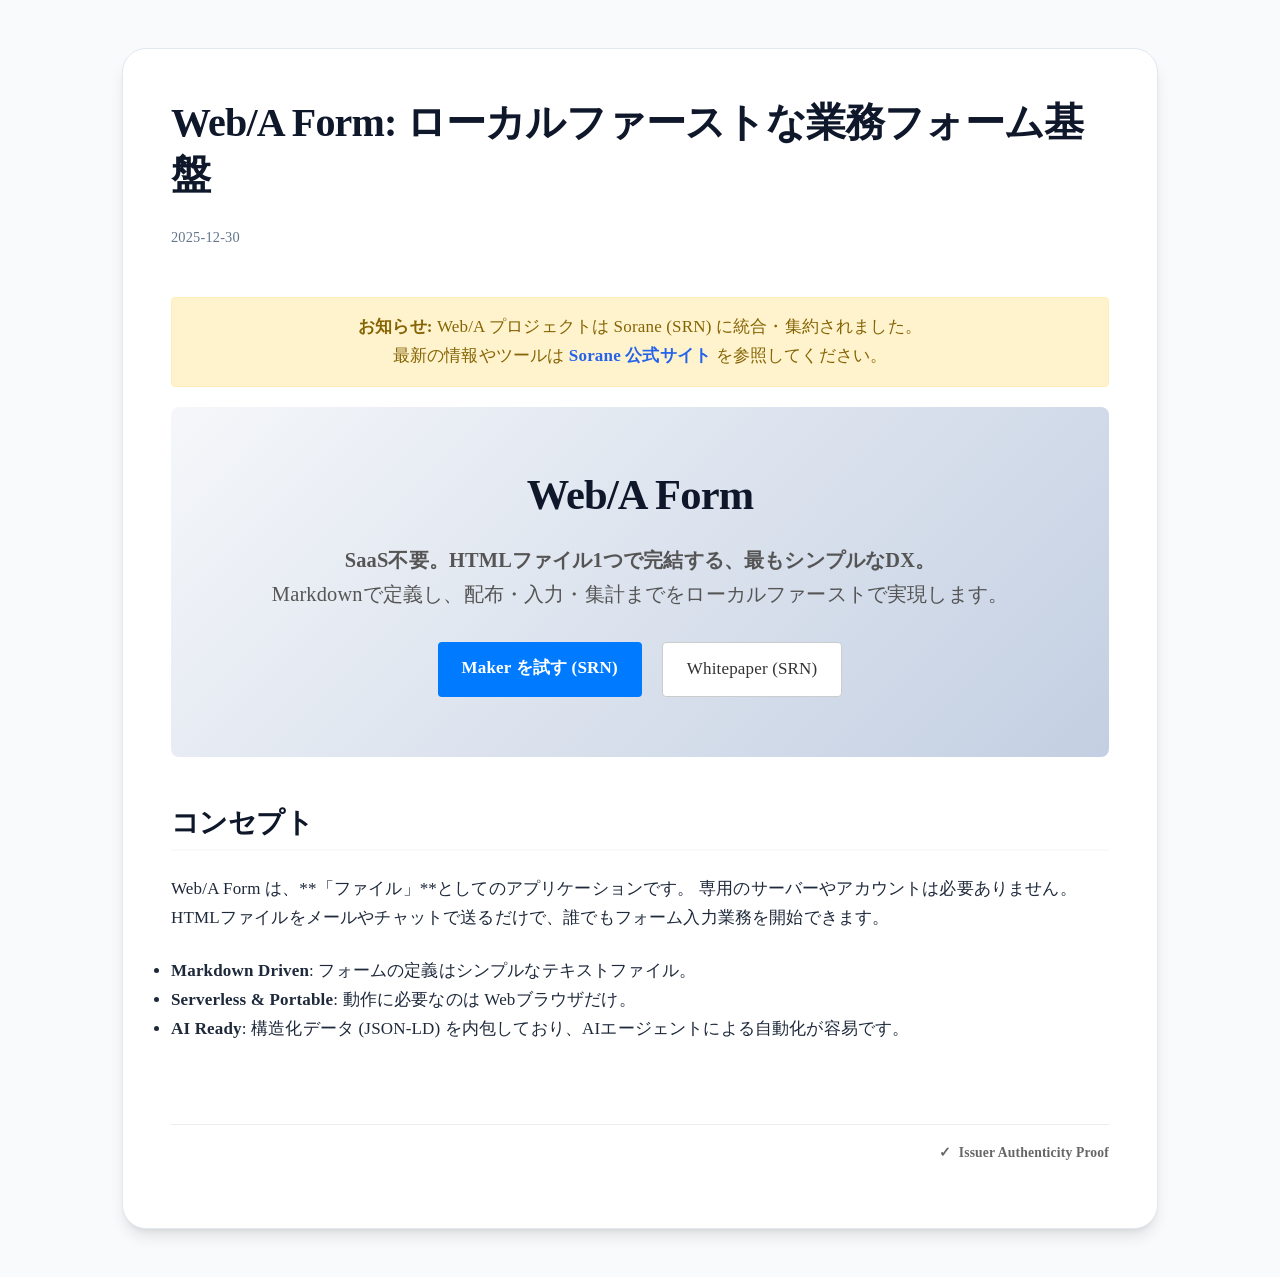
<file: index.html>
<!DOCTYPE html>
<html lang="ja">
<head>
    <meta charset="UTF-8">
    <meta name="viewport" content="width=device-width, initial-scale=1.0">
    <meta name="color-scheme" content="light">
    <meta http-equiv="Content-Security-Policy" content="default-src 'self'; script-src 'self' 'unsafe-inline' 'unsafe-eval' data:; style-src 'self' 'unsafe-inline'; font-src 'self' data:; img-src 'self' data:; worker-src 'self' blob:; connect-src 'self';">
    <title>Web/A Form: ローカルファーストな業務フォーム基盤</title>
    <link rel="icon" href="[data-uri]">
    <link rel="stylesheet" href="style.css">
    <link rel="sitemap" type="application/xml" href="sitemap.xml">
    <link rel="help" type="text/plain" href="llms.txt">
    
    <script type="application/ld+json">{
  "@context": "https://schema.org",
  "@type": "BlogPosting",
  "headline": "Web/A Form: ローカルファーストな業務フォーム基盤",
  "description": "Web/A Form は Sorane (SRN) プロジェクトに統合されました。",
  "datePublished": "2025-12-30",
  "author": {
    "@type": "Person",
    "name": "Unknown"
  },
  "provenance": {
    "metadata": {
      "title": "Web/A Form: ローカルファーストな業務フォーム基盤",
      "format": "application/x.web-a+html",
      "schema": "https://masanork.github.io/srn/schemas/weba-v1.json"
    },
    "producer": {
      "name": "Sorane (SRN) SSG",
      "version": "1.0.0",
      "identifier": "did:web:masanork.github.io:weba"
    },
    "assertions": [
      {
        "label": "srn.hmp_declaration",
        "data": {
          "assertion": "Human-Machine Parity (HMP) Guaranteed",
          "generator_hash": "unknown"
        }
      }
    ]
  }
}</script>
    
    <style>
        /* Hide by default, show based on body class */
        [data-lang-ja], [data-lang-en] { display: none !important; }
        
        .js-lang-ja [data-lang-ja] { display: contents !important; }
        .js-lang-ja span[data-lang-ja], .js-lang-ja a[data-lang-ja], .js-lang-ja i[data-lang-ja] { display: inline !important; }
        
        .js-lang-en [data-lang-en] { display: contents !important; }
        .js-lang-en span[data-lang-en], .js-lang-en a[data-lang-en], .js-lang-en i[data-lang-en] { display: inline !important; }
    </style>
    <script>
        (() => {
            const lang = (navigator.language || '').toLowerCase().startsWith('ja') ? 'ja' : 'en';
            if (lang === 'ja') {
                document.documentElement.lang = 'ja';
                document.documentElement.classList.add('js-lang-ja');
            } else {
                document.documentElement.lang = 'en';
                document.documentElement.classList.add('js-lang-en');
            }
            // Backward compatibility for simple data-i18n replacements
            window.addEventListener('DOMContentLoaded', () => {
                document.querySelectorAll('[data-i18n-ja]').forEach((el) => {
                    const ja = el.getAttribute('data-i18n-ja') || '';
                    const en = el.getAttribute('data-i18n-en') || ja;
                    el.textContent = lang === 'ja' ? ja : en;
                });
            });
        })();
    </script>
</head>
<body class="layout-article">
    <main>
        
        
        <article class="weba-article">
            
            <header>
                <h1>Web/A Form: ローカルファーストな業務フォーム基盤</h1>
                <div class="article-meta">
                    <span><time datetime="2025-12-30">2025-12-30</time></span>
                    
                    
                    
                    
                </div>
            </header>
            
            <div class="article-body">
                <div style="background: #fff3cd; border: 1px solid #ffeeba; color: #856404; padding: 15px; border-radius: 4px; margin-bottom: 20px; text-align: center;">
  <strong>お知らせ:</strong> Web/A プロジェクトは Sorane (SRN) に統合・集約されました。<br>
  最新の情報やツールは <a href="/srn/" style="font-weight: bold;">Sorane 公式サイト</a> を参照してください。
</div>

<div class="hero-section" style="background:linear-gradient(135deg, #f5f7fa 0%, #c3cfe2 100%); padding: 60px 20px; text-align: center; border-radius: 8px; margin-bottom: 40px;">
  <h1 style="margin-bottom: 20px; font-size: 2.5em;">Web/A Form</h1>
  <p style="font-size: 1.2em; color: #555; margin-bottom: 30px;">
    <strong>SaaS不要。HTMLファイル1つで完結する、最もシンプルなDX。</strong><br>
    Markdownで定義し、配布・入力・集計までをローカルファーストで実現します。
  </p>
  <div style="display: flex; gap: 20px; justify-content: center; flex-wrap: wrap;">
    <a href="/srn/maker.html" class="button primary" style="background: #007bff; color: white; padding: 12px 24px; text-decoration: none; border-radius: 4px; font-weight: bold;">Maker を試す (SRN)</a>
    <a href="/srn/papers/web-a-form.ja.html" class="button" style="background: white; color: #333; border: 1px solid #ccc; padding: 12px 24px; text-decoration: none; border-radius: 4px;">Whitepaper (SRN)</a>
  </div>
</div>

<h2>コンセプト</h2>
<p>Web/A Form は、**「ファイル」**としてのアプリケーションです。
専用のサーバーやアカウントは必要ありません。HTMLファイルをメールやチャットで送るだけで、誰でもフォーム入力業務を開始できます。</p>
<ul>
<li><strong>Markdown Driven</strong>: フォームの定義はシンプルなテキストファイル。</li>
<li><strong>Serverless &amp; Portable</strong>: 動作に必要なのは Webブラウザだけ。</li>
<li><strong>AI Ready</strong>: 構造化データ (JSON-LD) を内包しており、AIエージェントによる自動化が容易です。</li>
</ul>

            </div>
            
        <footer class="doc-verification no-print" style="margin-top: 5rem; padding-top: 1rem; border-top: 1px solid #eee; font-size: 0.85rem; color: #666;">
            <div style="display: flex; justify-content: space-between; align-items: center; margin-bottom: 1rem;">
                <div></div>
                
                <details>
                    <summary style="cursor: pointer; display: flex; align-items: center; gap: 0.5rem; font-weight: 600;">
                        <span>✓</span>
                        <span data-i18n-ja="発行元による真正性の証明" data-i18n-en="Issuer Authenticity Proof">発行元による真正性の証明</span>
                    </summary>
                    <div style="padding: 1rem 0;">
                        <pre style="background: #1e1e1e; color: #d4d4d4; padding: 1rem; border-radius: 6px; overflow-x: auto; font-size: 0.8rem; line-height: 1.4;">{
  "@context": [
    "https://www.w3.org/2018/credentials/v1"
  ],
  "type": [
    "VerifiableCredential",
    "WebADocument"
  ],
  "issuer": "did:web:masanork.github.io:weba",
  "issuanceDate": "2026-01-01T06:30:08.332Z",
  "credentialSubject": {
    "id": "did:web:masanork.github.io:weba/index",
    "name": "Web/A Form: ローカルファーストな業務フォーム基盤",
    "contentDigest": "21f6b1c4887be394906a0ba55f9d0a9b884b7945759d426c39a2f73232fcd0a2"
  },
  "proof": [
    {
      "type": "DataIntegrityProof",
      "cryptosuite": "eddsa-jcs-2022",
      "verificationMethod": "did:web:masanork.github.io:weba#build-1767249006627-ed25519",
      "proofPurpose": "assertionMethod",
      "created": "2026-01-01T06:30:08.332Z",
      "proofValue": "z2DtGptkZ6AbuEFXMUKkuvQEBML37e3GQ65EthJkGqAkJum3AWKpoX9BqdBzvHqNdBBPhaNJerCJVqbucbqQ74pFB"
    },
    {
      "type": "DataIntegrityProof",
      "cryptosuite": "ml-dsa-44-jcs-2025",
      "verificationMethod": "did:web:masanork.github.io:weba#build-1767249006627-pqc",
      "proofPurpose": "assertionMethod",
      "created": "2026-01-01T06:30:08.332Z",
      "proofValue": "[base64]"
    }
  ]
}</pre>
                    </div>
                </details>
                
            </div>
        </footer>
    
        </article>
        
    
    </main>

<script type="application/vnd.weba+trust-store" id="weba-trust-store">
{
  "didDocuments": [
    {
      "@context": [
        "https://www.w3.org/ns/did/v1",
        "https://w3id.org/security/suites/jws-2020/v1"
      ],
      "id": "did:web:masanork.github.io:weba",
      "verificationMethod": [
        {
          "id": "did:web:masanork.github.io:weba#root-ed25519",
          "type": "Ed25519VerificationKey2020",
          "controller": "did:web:masanork.github.io:weba",
          "publicKeyHex": "05c647223bba939b040a3696c869a217f91b2b8d71e3ff23dc1e267ed2255591"
        },
        {
          "id": "did:web:masanork.github.io:weba#build-1767283252027-ed25519",
          "type": "Ed25519VerificationKey2020",
          "controller": "did:web:masanork.github.io:weba",
          "publicKeyHex": "43eb6b009de04fa1e028ebd9aa645a8fc9ec79349ac5b3b082f9be890704b47f"
        },
        {
          "id": "did:web:masanork.github.io:weba#build-1767283252027-pqc",
          "type": "JsonWebKey2020",
          "controller": "did:web:masanork.github.io:weba",
          "publicKeyJwk": {
            "kty": "PQC",
            "crv": "ML-DSA-44",
            "x": "[base64]"
          }
        }
      ],
      "assertionMethod": [
        "did:web:masanork.github.io:weba#root-ed25519",
        "did:web:masanork.github.io:weba#build-1767283252027-ed25519",
        "did:web:masanork.github.io:weba#build-1767283252027-pqc"
      ]
    }
  ]
}
</script>

<script type="application/vnd.weba+context-chain" id="weba-context-chain">
[
  {
    "prevHash": null,
    "event": {
      "type": "Genesis",
      "timestamp": "2026-01-01T06:30:08.377Z",
      "payload": {
        "issuer": "did:web:masanork.github.io:weba",
        "payloadHash": "ab099bc123665bc4c6a399f5cbe3369a1bc8a7b924ca7ec4386798bbbee28a70",
        "metadata": {}
      }
    },
    "eventHash": "6121ede575413efeb0b45b8cd8e7e52b5a8f44eb7aac0215ba9af16ddbb51d2e",
    "chainHash": "aaed290e41812caf91c8bfd420121e7d8835665c11391f59a451be0411a62b45"
  },
  {
    "prevHash": "aaed290e41812caf91c8bfd420121e7d8835665c11391f59a451be0411a62b45",
    "event": {
      "type": "L4Rebuild",
      "timestamp": "2026-01-01T10:51:27.211Z",
      "payload": {
        "buildId": "build-1767264684274"
      }
    },
    "eventHash": "a0993463ad9bb8de82d13dc6bc3a7f59a5559e1675cda414a5d9a0b05f9aeae1",
    "chainHash": "0385bd508a68062727a3f208f2a70a5fed9d8cf0384603a545af058ab272f119"
  },
  {
    "prevHash": "0385bd508a68062727a3f208f2a70a5fed9d8cf0384603a545af058ab272f119",
    "event": {
      "type": "L4Rebuild",
      "timestamp": "2026-01-01T11:50:23.841Z",
      "payload": {
        "buildId": "build-1767268221139"
      }
    },
    "eventHash": "90d0d73505935c0bfadbff8a22685317a98b3a165aa14c9f5bfd5770636a59ca",
    "chainHash": "3f91517b9ad739646fab896f99abdafb8e4d167a39429c0f647dc3496ebc3619"
  },
  {
    "prevHash": "3f91517b9ad739646fab896f99abdafb8e4d167a39429c0f647dc3496ebc3619",
    "event": {
      "type": "L4Rebuild",
      "timestamp": "2026-01-01T11:53:52.186Z",
      "payload": {
        "buildId": "build-1767268429541"
      }
    },
    "eventHash": "23b786a56e273d0cf1fab4829255cde4c5c6856a08f986dd18e52937baa0195a",
    "chainHash": "46276e683b3b2f47aadcbf1c5c305b935c8e87dc9f46fb280d6fd0cc8ab03a16"
  },
  {
    "prevHash": "46276e683b3b2f47aadcbf1c5c305b935c8e87dc9f46fb280d6fd0cc8ab03a16",
    "event": {
      "type": "L4Rebuild",
      "timestamp": "2026-01-01T13:37:13.682Z",
      "payload": {
        "buildId": "build-1767274633576"
      }
    },
    "eventHash": "b98e4e88d2bc7b4c7cc42dc6250251dc37c2f7973019aa149fb1ae002220da93",
    "chainHash": "8b5b4250f10a1fdcca97a335fd8be53f2006f48f73e60b4dbabd0ce98a6216cd"
  },
  {
    "prevHash": "8b5b4250f10a1fdcca97a335fd8be53f2006f48f73e60b4dbabd0ce98a6216cd",
    "event": {
      "type": "L4Rebuild",
      "timestamp": "2026-01-01T13:46:26.182Z",
      "payload": {
        "buildId": "build-1767275186075"
      }
    },
    "eventHash": "264355ad039d2c69d8edd8672ea68b004669307f13de11268a27c598f352f7dc",
    "chainHash": "30f0fb01caa9303b53f4b8d2a93646886fa2d9981e47b9a3c6dd8947a17990ef"
  },
  {
    "prevHash": "30f0fb01caa9303b53f4b8d2a93646886fa2d9981e47b9a3c6dd8947a17990ef",
    "event": {
      "type": "L4Rebuild",
      "timestamp": "2026-01-01T14:17:45.865Z",
      "payload": {
        "buildId": "build-1767277065760"
      }
    },
    "eventHash": "00a964325bb284f676894b5c87c337c15c574136671a72bb3091729a7b12fb9c",
    "chainHash": "544fbb58d6f2ac69660762449bab142ef9f74b0813a25f6746c783679303d2c5"
  },
  {
    "prevHash": "544fbb58d6f2ac69660762449bab142ef9f74b0813a25f6746c783679303d2c5",
    "event": {
      "type": "L4Rebuild",
      "timestamp": "2026-01-01T15:13:47.282Z",
      "payload": {
        "buildId": "build-1767280427175"
      }
    },
    "eventHash": "845c2e4878ab24423ccf6dda39e29476f65df387eed0e942dad82f6dd0c54c00",
    "chainHash": "7b199a2c88bc1964d3bbd172df1b6b3666a20f3398944db8a8fe51c8f265bae3"
  },
  {
    "prevHash": "7b199a2c88bc1964d3bbd172df1b6b3666a20f3398944db8a8fe51c8f265bae3",
    "event": {
      "type": "L4Rebuild",
      "timestamp": "2026-01-01T16:00:52.138Z",
      "payload": {
        "buildId": "build-1767283252027"
      }
    },
    "eventHash": "f6232d41038213960feade62cf4151fd5cd9e4e98886997deaba6c595eaec25a",
    "chainHash": "b34645ad9c85f5ed5d9a4972091f72d3001e976d78304eec8d489d7ddb8fef85"
  }
]
</script>
<script type="application/vnd.weba+container-signature" id="weba-container-signature">
{
  "@context": [
    "https://www.w3.org/2018/credentials/v1"
  ],
  "type": [
    "VerifiableCredential",
    "WebAContainerSignature"
  ],
  "issuer": "did:web:masanork.github.io:weba",
  "issuanceDate": "2026-01-01T16:00:52.139Z",
  "credentialSubject": {
    "id": "did:web:masanork.github.io:weba/index#container",
    "containerHash": "5e26e3df704c14995157099412fa599c22dd4477fb06f884d4c288c677d3b04e",
    "buildId": "build-1767283252027",
    "latestContextHash": "7a97953cde787584e70b79ecdebcc8d8928df7a3f13c2b880c1d0370ddaeaf5b"
  },
  "proof": [
    {
      "type": "DataIntegrityProof",
      "cryptosuite": "eddsa-jcs-2022",
      "verificationMethod": "did:web:masanork.github.io:weba#build-1767283252027-ed25519",
      "proofPurpose": "assertionMethod",
      "created": "2026-01-01T16:00:52.139Z",
      "proofValue": "z36aUrVNVoDyjCC3mmRr2GMiqtgz1rkE2kYefq79Q8iPunYBrkae8PjkBfJJJavmrPrbaXFFUn79MhoEHeEW59pYE"
    },
    {
      "type": "DataIntegrityProof",
      "cryptosuite": "ml-dsa-44-jcs-2025",
      "verificationMethod": "did:web:masanork.github.io:weba#build-1767283252027-pqc",
      "proofPurpose": "assertionMethod",
      "created": "2026-01-01T16:00:52.139Z",
      "proofValue": "[base64]"
    }
  ]
}
</script></body>
</html>
</file>
<file: style.css>
:root {
    --primary-color: #2563eb;
    --primary-hover: #1d4ed8;
    --secondary-color: #64748b;
    --bg-color: #f8fafc;
    --text-color: #1e293b;
    --text-muted: #64748b;
    --border-color: #e2e8f0;
    --card-bg: #ffffff;
    --accent-color: #0f172a;
    --highlight: #3b82f6;
    --success: #10b981;
    --panel-shadow: 0 4px 6px -1px rgb(0 0 0 / 0.1), 0 2px 4px -2px rgb(0 0 0 / 0.1);
    --premium-shadow: 0 10px 15px -3px rgb(0 0 0 / 0.1), 0 4px 6px -4px rgb(0 0 0 / 0.1);
}

@media (prefers-color-scheme: dark) {
    :root {
        --bg-color: #0f172a;
        --text-color: #f1f5f9;
        --text-muted: #94a3b8;
        --border-color: #1e293b;
        --card-bg: #1e293b;
        --accent-color: #f8fafc;
    }
}

* {
    box-sizing: border-box;
    margin: 0;
    padding: 0;
}

body {
    background-color: var(--bg-color);
    color: var(--text-color);
    line-height: 1.7;
    font-size: 17px;
    font-weight: 450;
    padding: 3rem 2rem;
    max-width: 1100px;
    margin: 0 auto;
    letter-spacing: 0.01em;
}

/* Widen layout for Web/A Forms */
body:has(.weba-form-container) {
    max-width: 95%;
}

main {
    background: var(--card-bg);
    padding: 3rem;
    border-radius: 1.5rem;
    box-shadow: var(--premium-shadow);
    border: 1px solid var(--border-color);
    transition: transform 0.2s ease;
}

/* Reduce padding for forms to save space */
main:has(.weba-form-container) {
    padding: 2rem;
}

h1,
h2,
h3,
h4,
h5,
h6 {
    color: var(--accent-color);
    margin-bottom: 1.5rem;
    line-height: 1.3;
    letter-spacing: -0.02em;
}

h1 {
    font-size: 2.5rem;
    font-weight: 800;
}

h2 {
    font-size: 1.75rem;
    font-weight: 700;
    margin-top: 3rem;
    border-bottom: 2px solid var(--bg-color);
    padding-bottom: 0.5rem;
}

h3 {
    font-size: 1.35rem;
    font-weight: 600;
    margin-top: 2rem;
}

p {
    margin-bottom: 1.5rem;
    color: var(--text-color);
}

a {
    color: var(--primary-color);
    text-decoration: none;
    transition: all 0.2s ease;
    border-bottom: 1px solid transparent;
}

a:hover {
    color: var(--primary-hover);
    border-bottom-color: var(--primary-hover);
}

pre {
    background: #0f172a;
    color: #e2e8f0;
    padding: 1.25rem;
    border-radius: 0.75rem;
    overflow-x: auto;
    margin-bottom: 1.5rem;
    font-size: 0.9rem;
    border: 1px solid #1e293b;
}

code {
    font-family: ui-monospace, SFMono-Regular, Menlo, Monaco, Consolas, monospace;
    font-size: 0.9em;
    background: rgba(0, 0, 0, 0.05);
    padding: 0.2rem 0.4rem;
    border-radius: 0.25rem;
}

pre code {
    background: transparent;
    padding: 0;
}

.table-wrapper {
    width: 100%;
    overflow-x: auto;
    -webkit-overflow-scrolling: touch;
    margin-bottom: 2rem;
    border: 1px solid var(--border-color);
    border-radius: 0.75rem;
    background: var(--card-bg);
}

/* Hide master data tables used for autocomplete sources */
.table-wrapper:has(.data-table.master) {
    display: none;
}
.data-table.master {
    display: none;
}

.table-wrapper table {
    width: auto;
    min-width: 100%;
    border-collapse: collapse;
    border-spacing: 0;
    margin-bottom: 0;
    border: none;
}

th,
td {
    padding: 0.75rem 1rem;
    text-align: left;
    border-bottom: 1px solid var(--border-color);
    vertical-align: middle;
}

th {
    background-color: var(--bg-color);
    font-weight: 600;
    color: var(--text-muted);
    font-size: 0.85rem;
    text-transform: uppercase;
    letter-spacing: 0.05em;
    white-space: nowrap;
}

tr:last-child td {
    border-bottom: none;
}

.form-input {
    width: 100%;
    padding: 0.75rem 1rem;
    font-size: 1rem;
    border: 1px solid #cbd5e1;
    border-radius: 0.5rem;
    background-color: var(--card-bg);
    color: var(--text-color);
    transition: border-color 0.2s, box-shadow 0.2s;
    font-family: inherit;
    min-width: 80px;
}

/* Table specific input tweaks */
td .form-input {
    padding: 0.5rem;
    border: 1px solid transparent;
    background: transparent;
    border-radius: 4px;
    min-width: 100px;
}
td input[type="number"].form-input { min-width: 80px; }
td input[type="date"].form-input { min-width: 140px; }
td input[type="checkbox"].form-input { min-width: auto; width: auto; }


.mermaid {
    margin: 2rem 0;
    display: flex;
    justify-content: center;
}

/* Metadata Styles for Article */
.article-meta {
    font-size: 0.9rem;
    color: var(--text-muted);
    margin-bottom: 3rem;
    display: flex;
    gap: 1.5rem;
    align-items: center;
}

.article-meta span {
    display: flex;
    align-items: center;
    gap: 0.4rem;
}

/* Juminhyo & Official Specific */
.doc-recipient {
    margin-bottom: 2.5rem;
    font-size: 1.1rem;
}

.doc-body {
    white-space: pre-wrap;
}

@media print {
    body {
        background: white;
        padding: 0;
    }

    main {
        box-shadow: none;
        border: none;
        padding: 0;
    }
}

@media (max-width: 640px) {
    body {
        padding: 1rem;
    }

    main {
        padding: 1.5rem;
        border-radius: 1rem;
    }

    h1 {
        font-size: 2rem;
    }
}

/* --- Web/A Form Styles --- */

.form-row {
    margin-bottom: 1.5rem;
}

.form-row.vertical {
    display: flex;
    flex-direction: column;
}

.form-label {
    display: block;
    font-weight: 600;
    margin-bottom: 0.5rem;
    color: var(--text-color);
}

.form-input {
    width: 100%;
    padding: 0.75rem 1rem;
    font-size: 1rem;
    border: 1px solid #cbd5e1;
    border-radius: 0.5rem;
    background-color: var(--card-bg);
    color: var(--text-color);
    transition: border-color 0.2s, box-shadow 0.2s;
    font-family: inherit;
}

.form-input:focus {
    outline: none;
    border-color: var(--primary-color);
    box-shadow: 0 0 0 3px rgba(37, 99, 235, 0.1);
}

.form-hint {
    font-size: 0.85rem;
    color: var(--text-muted);
    margin-top: 0.4rem;
}

/* Table Inputs */
td .form-input {
    padding: 0.5rem;
    border: 1px solid transparent;
    background: transparent;
    border-radius: 4px;
}
td .form-input:hover {
    border-color: var(--border-color);
    background: var(--bg-color);
}
td .form-input:focus {
    background: var(--card-bg);
    border-color: var(--primary-color);
}

/* L2 Readonly View */
.weba-l2-readonly .form-toolbar,
.weba-l2-readonly .add-row-btn,
.weba-l2-readonly .remove-row-btn,
.weba-l2-readonly .weba-l2-toggle {
    display: none !important;
}
.weba-l2-readonly .form-input[readonly],
.weba-l2-readonly .form-input:disabled,
.weba-l2-readonly input[readonly],
.weba-l2-readonly input:disabled,
.weba-l2-readonly textarea[readonly],
.weba-l2-readonly textarea:disabled,
.weba-l2-readonly select:disabled {
    background-color: var(--card-bg);
    color: var(--text-color);
    opacity: 1;
    border-color: #cbd5e1;
}
.weba-l2-readonly td .form-input,
.weba-l2-readonly td .form-input:hover,
.weba-l2-readonly td .form-input:focus {
    border-color: transparent;
    background: transparent;
    box-shadow: none;
}

/* Search Suggestions */
.search-suggestions {
    background: var(--card-bg);
    border: 1px solid var(--border-color);
    border-radius: 0.5rem;
    box-shadow: var(--premium-shadow);
    max-height: 250px;
    overflow-y: auto;
    z-index: 1000;
}
.search-suggestions div {
    padding: 0.75rem 1rem;
    cursor: pointer;
    border-bottom: 1px solid var(--border-color);
}
.search-suggestions div:hover {
    background-color: var(--bg-color);
    color: var(--primary-color);
}

/* Buttons (Toolbar) */
button.primary, button.secondary, button.btn-clear, button.tab-btn {
    appearance: none;
    padding: 0.75rem 1.5rem;
    border-radius: 0.5rem;
    font-weight: 600;
    cursor: pointer;
    transition: all 0.2s;
    font-size: 0.9rem;
    display: inline-flex;
    align-items: center;
    justify-content: center;
    gap: 0.5rem;
    border: 1px solid transparent;
}

/* 提出版を保存 (Submit) */
button.primary {
    background-color: #10b981;
    color: white;
    border-color: #10b981;
}
button.primary:hover {
    background-color: #059669;
    transform: translateY(-1px);
    box-shadow: 0 4px 6px rgba(0,0,0,0.1);
}

/* 作業内容を保存 (Save Progress) */
button.secondary {
    background-color: #0070f3;
    color: white;
    border-color: #0070f3;
}
button.secondary:hover {
    background-color: #0056b3;
    transform: translateY(-1px);
    box-shadow: 0 4px 6px rgba(0,0,0,0.1);
}

/* クリア (Clear) - 落ち着いた灰色、ホバーで赤 */
button.btn-clear {
    background-color: #f1f5f9;
    border: 1px solid #e2e8f0;
    color: #64748b;
}
button.btn-clear:hover {
    background-color: #fef2f2;
    border-color: #fecaca;
    color: #e11d48;
    transform: translateY(-1px);
}

/* Tabs */
.tabs-nav {
    display: flex;
    gap: 0.5rem;
    margin-bottom: 2rem;
    border-bottom: 1px solid var(--border-color);
    padding-bottom: 1rem;
    overflow-x: auto;
}
button.tab-btn {
    background: transparent;
    border: none;
    border-bottom: 2px solid transparent;
    border-radius: 0;
    padding: 0.5rem 1rem;
    color: var(--text-muted);
}
button.tab-btn.active {
    color: var(--primary-color);
    border-bottom-color: var(--primary-color);
}
button.tab-btn:hover {
    color: var(--text-color);
    background: transparent;
}

.tab-content {
    display: none;
}
.tab-content.active {
    display: block;
    animation: fadeIn 0.3s ease;
}

@keyframes fadeIn {
    from { opacity: 0; transform: translateY(5px); }
    to { opacity: 1; transform: translateY(0); }
}

/* Dynamic Table Actions */
.add-row-btn {
    margin-top: 1rem;
    width: 100%;
    padding: 0.75rem;
    border: 2px dashed var(--border-color);
    background: transparent;
    color: var(--text-muted);
    border-radius: 0.5rem;
    cursor: pointer;
    transition: all 0.2s;
}
.add-row-btn:hover {
    border-color: var(--primary-color);
    color: var(--primary-color);
    background: var(--bg-color);
}

.remove-row-btn {
    background: transparent;
    border: none;
    color: #ef4444; /* Red */
    font-size: 1.2rem;
    cursor: pointer;
    opacity: 0.6;
    padding: 0 0.5rem;
}
.remove-row-btn:hover {
    opacity: 1;
    transform: scale(1.1);
}

/* --- Security Status Styles --- */

.security-badge {
    display: inline-flex;
    align-items: center;
    padding: 4px 12px;
    border-radius: 999px;
    font-size: 0.75rem;
    font-weight: 600;
    margin-left: 12px;
    background: #f1f5f9;
    color: #64748b;
    border: 1px solid #e2e8f0;
    vertical-align: middle;
}

.security-badge .status-dot {
    width: 8px;
    height: 8px;
    border-radius: 50%;
    margin-right: 8px;
    background: #cbd5e1;
}

.security-badge.tier-high {
    background: #dcfce7;
    color: #166534;
    border-color: #bbf7d0;
}
.security-badge.tier-high .status-dot {
    background: #22c55e;
    box-shadow: 0 0 8px rgba(34, 197, 94, 0.5);
}

.security-badge.tier-standard {
    background: #fef9c3;
    color: #854d0e;
    border-color: #fef08a;
}
.security-badge.tier-standard .status-dot {
    background: #eab308;
}

.security-badge.tier-offline {
    background: #ffedd5;
    color: #9a3412;
    border-color: #fed7aa;
}
.security-badge.tier-offline .status-dot {
    background: #f97316;
}
</file>
